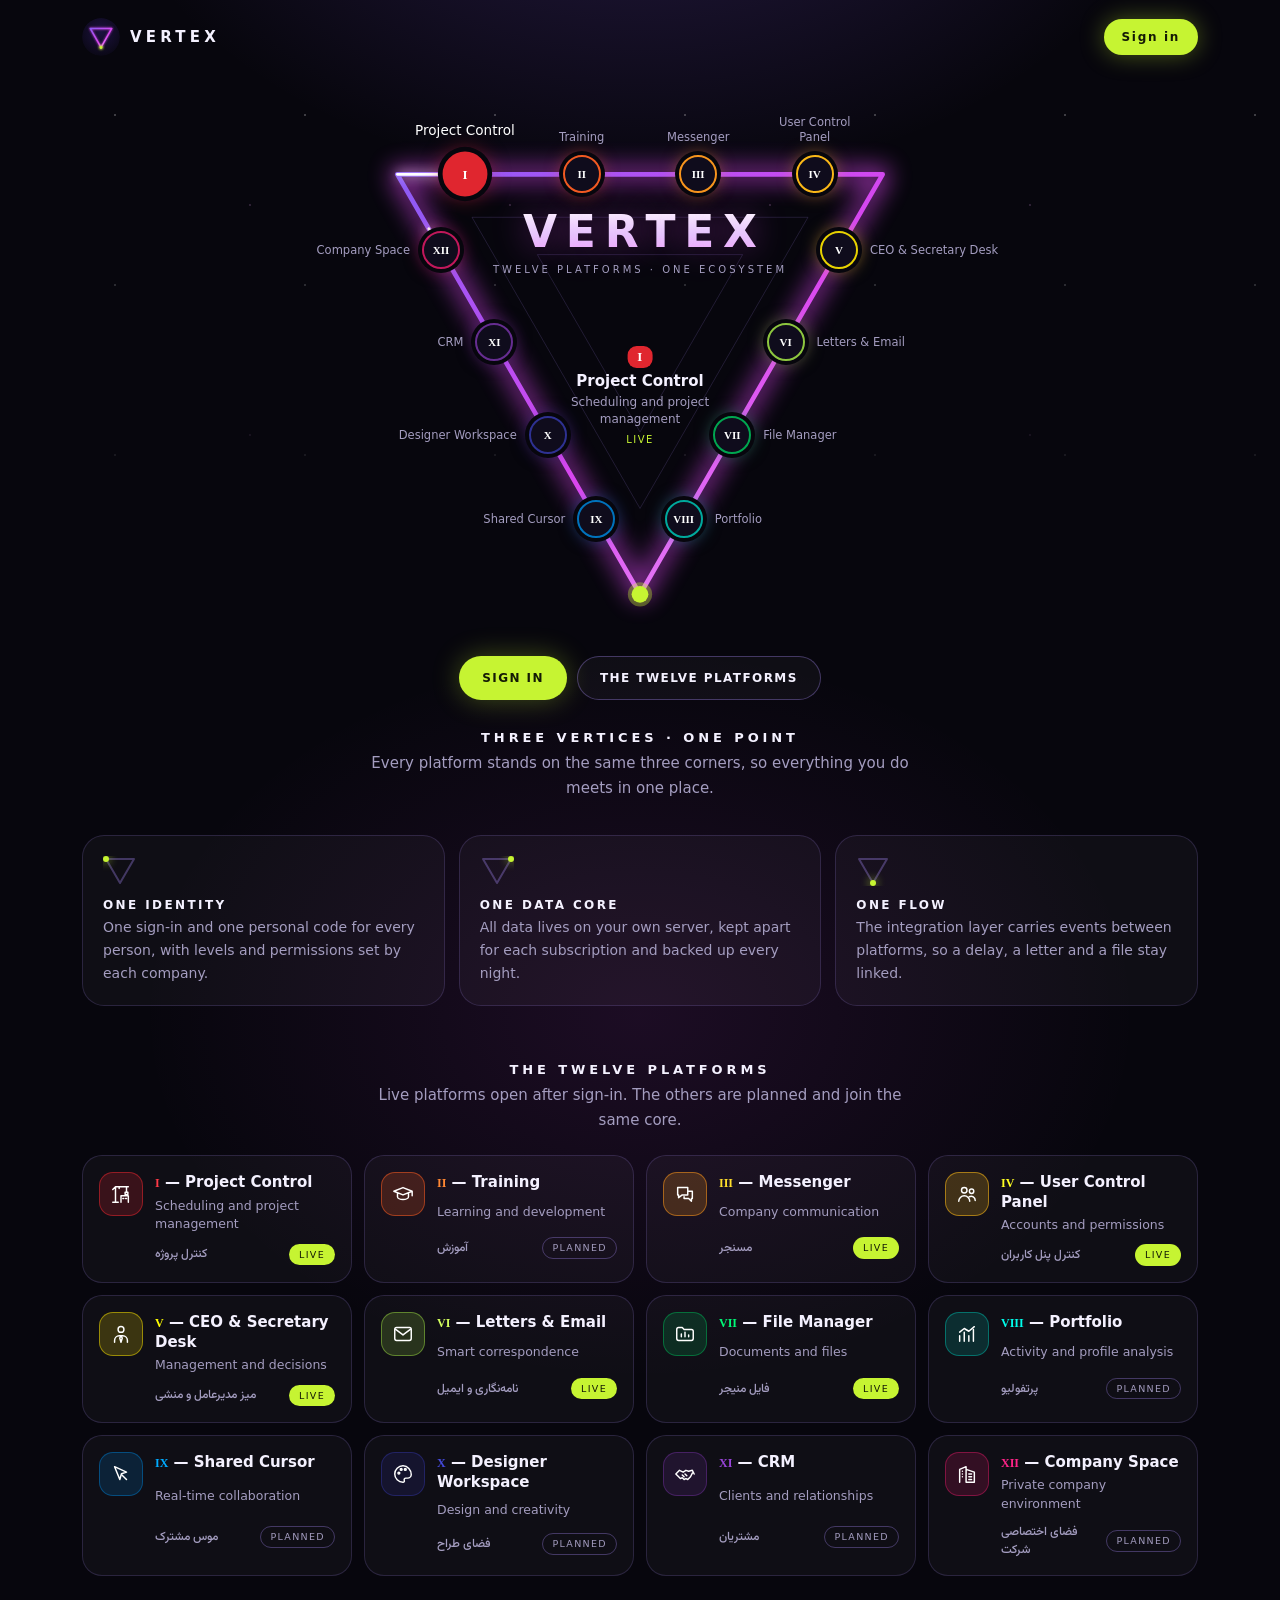
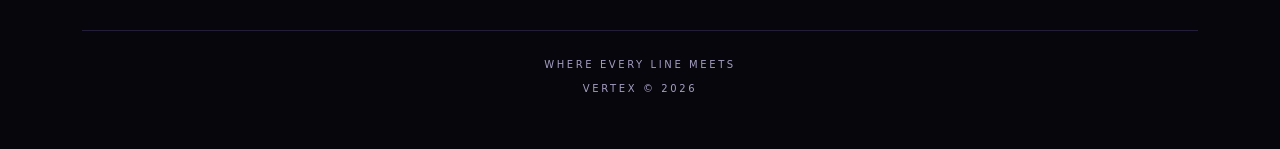
<file: index.html>
<!doctype html>
<html lang="en" dir="ltr">
<head>
<meta charset="utf-8">
<meta name="viewport" content="width=device-width, initial-scale=1, viewport-fit=cover">
<meta name="robots" content="noindex, nofollow">
<meta name="color-scheme" content="dark">
<meta name="theme-color" content="#07060d">
<title>{brand} · Twelve Platforms, One Ecosystem</title>
<link rel="icon" data-brand="favicon" href="data:,">
<script src="shared/brand.js"></script>
<link rel="preconnect" href="https://fonts.googleapis.com">
<link rel="preload" as="style" href="https://fonts.googleapis.com/css2?family=Syncopate:wght@400;700&family=Vazirmatn:wght@400;500;700&display=swap" onload="this.onload=null;this.rel='stylesheet'">
<style>
:root{--bg:#07060d;--bg2:#0f0c1c;--ink:#f4f1ff;--muted:#a49dc0;--vi:#8b5cf6;--mg:#d946ef;--pk:#f0abfc;--lime:#c6f432;--line:rgba(167,139,250,.18);--line2:rgba(167,139,250,.34);--card:rgba(255,255,255,.035);
 --disp:Syncopate,"Segoe UI",system-ui,sans-serif;--body:"Segoe UI",system-ui,-apple-system,Vazirmatn,sans-serif;box-sizing:border-box}
*,*::before,*::after{box-sizing:inherit}
html{background:var(--bg);color:var(--ink);scroll-behavior:smooth}
body{margin:0;min-height:100vh;font:15px/1.65 var(--body);overflow-x:hidden;padding:env(safe-area-inset-top,0) env(safe-area-inset-right,0) env(safe-area-inset-bottom,0) env(safe-area-inset-left,0);
 background:radial-gradient(70vmax 50vmax at 50% -12%,rgba(139,92,246,.26),transparent 62%),radial-gradient(60vmax 44vmax at 50% 58%,rgba(217,70,239,.10),transparent 65%),var(--bg)}
body::before{content:"";position:fixed;inset:0;pointer-events:none;opacity:.5;background-image:radial-gradient(rgba(255,255,255,.55) 1px,transparent 1.3px),radial-gradient(rgba(240,171,252,.5) 1px,transparent 1.3px);background-size:190px 170px,260px 230px;background-position:20px 30px,120px 90px;-webkit-mask-image:linear-gradient(#000,transparent 70%);mask-image:linear-gradient(#000,transparent 70%)}
a{color:inherit}
:focus-visible{outline:2px solid var(--lime);outline-offset:3px;border-radius:8px}
.top{position:relative;z-index:5;display:flex;align-items:center;justify-content:space-between;gap:12px;max-width:1180px;margin:0 auto;padding:18px clamp(16px,4vw,32px)}
.brand{display:flex;align-items:center;gap:10px;text-decoration:none}.brand img{width:38px;height:38px;border-radius:50%}.brand b{font:700 15px var(--disp);letter-spacing:.28em}
.signin{font:700 12px var(--disp);letter-spacing:.14em;text-decoration:none;color:#141a05;background:var(--lime);padding:11px 18px;border-radius:999px;box-shadow:0 0 24px rgba(198,244,50,.35)}
.signin:hover{filter:brightness(1.08)}
.wrap{position:relative;z-index:1;max-width:1180px;margin:0 auto;padding:0 clamp(16px,4vw,32px) 48px}
/* ── hero ── */
.hero{display:grid;justify-items:center;padding:clamp(34px,7vh,70px) 0 30px}
.stage{position:relative;width:min(100%,560px);margin-inline:auto}
.tri{position:relative;width:100%;aspect-ratio:600/520}
.tri svg{position:absolute;inset:0;width:100%;height:100%;overflow:visible}
.tri .glow{fill:none;stroke:var(--mg);stroke-width:14;stroke-linejoin:round;filter:blur(13px);opacity:.75}
.tri .edge{fill:none;stroke:url(#vg);stroke-width:5;stroke-linejoin:round}
.tri .in{fill:none;stroke:var(--line);stroke-width:1}
.tri .run{fill:none;stroke:#fff;stroke-width:3;stroke-linecap:round;stroke-dasharray:46 1400;animation:run 7s linear infinite;filter:drop-shadow(0 0 6px #fff)}
.tri .pt{fill:var(--lime)}.tri .halo{fill:var(--lime);opacity:.35;transform-origin:300px 490px;animation:halo 2.6s ease-in-out infinite}
@keyframes run{to{stroke-dashoffset:-1446}}@keyframes halo{50%{transform:scale(1.9);opacity:.08}}
.word{position:absolute;left:50%;top:15%;transform:translateX(-50%);text-align:center;width:62%}
.word h1{margin:0;font:700 clamp(24px,6.2vw,44px)/1 var(--disp);letter-spacing:.2em;margin-inline-start:.2em;background:linear-gradient(180deg,#fff,#e9d5ff 55%,var(--pk));-webkit-background-clip:text;background-clip:text;color:transparent;text-shadow:0 0 34px rgba(217,70,239,.45)}
.word p{margin:10px 0 0;font:400 clamp(7px,1.5vw,10px) var(--disp);letter-spacing:.3em;color:var(--muted)}
.cap{position:absolute;left:50%;top:43%;transform:translateX(-50%);width:38%;text-align:center;min-height:96px;display:grid;justify-items:center;gap:3px;align-content:start}
.cap i{font:700 13px Georgia,"Times New Roman",serif;font-style:normal;color:#fff;background:var(--c,#8b5cf6);border-radius:9px;padding:3px 10px;letter-spacing:.05em}
.cap b{font-size:15px;line-height:1.35}.cap small{font-size:12px;color:var(--muted);line-height:1.45}.cap em{font-style:normal;font-size:10px;letter-spacing:.14em;text-transform:uppercase;color:var(--lime)}.cap em.off{color:var(--muted)}
.nd{position:absolute;transform:translate(-50%,-50%);width:38px;height:38px;border-radius:50%;display:grid;place-items:center;text-decoration:none;cursor:pointer;background:var(--bg2);border:2px solid var(--c);color:#fff;font:700 11px Georgia,"Times New Roman",serif;box-shadow:0 0 0 4px var(--bg),0 0 18px color-mix(in srgb,var(--c) 55%,transparent);transition:transform .2s,background .2s}
.nd:hover,.nd:focus-visible,.nd.on{background:var(--c);transform:translate(-50%,-50%) scale(1.18);outline-offset:6px}
.nd .lb{position:absolute;font:500 11.5px/1.3 var(--body);color:var(--muted);white-space:nowrap;pointer-events:none;transition:color .2s}
.nd.on .lb,.nd:hover .lb{color:#fff}
.nd.s-top .lb{bottom:calc(100% + 12px);left:50%;transform:translateX(-50%);white-space:normal;width:104px;text-align:center}
.nd.s-right .lb{left:calc(100% + 14px);top:50%;transform:translateY(-50%)}
.nd.s-left .lb{right:calc(100% + 14px);top:50%;transform:translateY(-50%);text-align:right}
.cta{display:flex;gap:10px;flex-wrap:wrap;justify-content:center;margin-top:34px}
.btn{font:700 12px var(--disp);letter-spacing:.12em;text-decoration:none;padding:14px 22px;border-radius:999px;border:1px solid var(--line2);background:var(--card)}
.btn.go{background:var(--lime);color:#141a05;border-color:transparent;box-shadow:0 0 28px rgba(198,244,50,.3)}.btn:hover{border-color:var(--pk)}.btn.go:hover{filter:brightness(1.08)}
/* ── sections ── */
h2{font:700 13px var(--disp);letter-spacing:.3em;margin:0 0 6px;text-align:center}
.lead{margin:0 auto 22px;text-align:center;color:var(--muted);max-width:560px}
.vx{display:grid;grid-template-columns:repeat(3,minmax(0,1fr));gap:14px;margin:34px 0 56px}
.vx article{border:1px solid var(--line);background:var(--card);border-radius:22px;padding:20px}
.vx svg{width:34px;height:30px;display:block;margin-bottom:12px}.vx svg path{fill:none;stroke:var(--line2);stroke-width:2;stroke-linejoin:round}.vx svg circle{fill:var(--lime);filter:drop-shadow(0 0 5px var(--lime))}
.vx h3{margin:0 0 4px;font:700 12px var(--disp);letter-spacing:.2em}.vx p{margin:0;color:var(--muted);font-size:14px}
.grid{list-style:none;margin:0;padding:0;display:grid;grid-template-columns:repeat(auto-fill,minmax(248px,1fr));gap:12px}
.pc{position:relative;display:grid;grid-template-columns:44px minmax(0,1fr);gap:4px 12px;align-items:start;height:100%;text-decoration:none;border:1px solid var(--line);background:var(--card);border-radius:20px;padding:16px;transition:border-color .2s,transform .2s,background .2s}
a.pc:hover,a.pc:focus-visible{border-color:var(--c);transform:translateY(-2px);background:color-mix(in srgb,var(--c) 9%,transparent)}
.pc .ic{grid-row:span 3;width:44px;height:44px;border-radius:14px;display:grid;place-items:center;background:color-mix(in srgb,var(--c) 20%,transparent);border:1px solid color-mix(in srgb,var(--c) 55%,transparent)}
.pc .ic svg{width:22px;height:22px;fill:none;stroke:#fff;stroke-width:1.6;stroke-linecap:round;stroke-linejoin:round}
.pc b{font-size:15px;line-height:1.35}.pc b i{font:700 12px Georgia,"Times New Roman",serif;font-style:normal;color:var(--c);filter:brightness(1.5)}
.pc small{color:var(--muted);font-size:12.5px;line-height:1.45}
.pc .ft{display:flex;align-items:center;justify-content:space-between;gap:8px;margin-top:6px}
.pc .fa{font:500 12px Vazirmatn,Tahoma,sans-serif;color:var(--muted);direction:rtl}
.pc .st{font-size:9.5px;letter-spacing:.14em;text-transform:uppercase;border-radius:99px;padding:2px 9px;border:1px solid var(--line2);color:var(--muted);white-space:nowrap}
.pc .st.live{color:#141a05;background:var(--lime);border-color:transparent}
footer{margin-top:54px;padding-top:22px;border-top:1px solid var(--line);text-align:center;color:var(--muted);font:400 10px var(--disp);letter-spacing:.26em;line-height:2.4}
@media (max-width:900px){.nd .lb{display:none}.stage{width:min(100%,460px)}.vx{grid-template-columns:1fr}.cap{width:44%}}
@media (max-width:560px){.cap{position:static;transform:none;width:100%;margin-top:14px;min-height:92px}.word{top:17%;width:70%}.nd{width:30px;height:30px;font-size:9px;box-shadow:0 0 0 3px var(--bg),0 0 12px color-mix(in srgb,var(--c) 55%,transparent)}.brand b{letter-spacing:.2em}.signin{padding:10px 14px}}
@media (prefers-reduced-motion:reduce){.tri .run,.tri .halo{animation:none}.tri .run{display:none}html{scroll-behavior:auto}.nd,.pc{transition:none}}
</style>
</head>
<body>
<header class="top"><a class="brand" href="./" aria-label="Home"><img data-brand="logo" alt=""><b data-brand="name">VERTEX</b></a><a class="signin" href="admin/">Sign in</a></header>
<main class="wrap">
 <section class="hero" aria-label="The ecosystem">
  <div class="stage">
   <div class="tri" id="tri">
    <svg viewBox="0 0 600 520" aria-hidden="true">
     <defs><linearGradient id="vg" x1="0" y1="0" x2="1" y2="1"><stop offset="0" stop-color="#8b5cf6"/><stop offset=".55" stop-color="#d946ef"/><stop offset="1" stop-color="#f0abfc"/></linearGradient></defs>
     <path class="in" d="M120 86h360L300 398z"/><path class="in" d="M190 126h220L300 316z"/>
     <path class="glow" d="M40 40h520L300 490z"/><path class="edge" d="M40 40h520L300 490z"/><path class="run" d="M40 40h520L300 490z"/>
     <circle class="halo" cx="300" cy="490" r="13"/><circle class="pt" cx="300" cy="490" r="9"/>
    </svg>
    <div class="word"><h1 data-brand="name">VERTEX</h1><p data-brand="tagline-en" style="text-transform:uppercase">TWELVE PLATFORMS · ONE ECOSYSTEM</p></div>
   </div>
   <div class="cap" id="cap" aria-live="polite"></div>
  </div>
  <div class="cta"><a class="btn go" href="admin/">SIGN IN</a><a class="btn" href="#platforms">THE TWELVE PLATFORMS</a></div>
 </section>

 <h2>THREE VERTICES · ONE POINT</h2>
 <p class="lead">Every platform stands on the same three corners, so everything you do meets in one place.</p>
 <section class="vx" aria-label="The three vertices">
  <article><svg viewBox="0 0 34 30" aria-hidden="true"><path d="M3 3h28L17 27z"/><circle cx="3" cy="3" r="3"/></svg><h3>ONE IDENTITY</h3><p>One sign-in and one personal code for every person, with levels and permissions set by each company.</p></article>
  <article><svg viewBox="0 0 34 30" aria-hidden="true"><path d="M3 3h28L17 27z"/><circle cx="31" cy="3" r="3"/></svg><h3>ONE DATA CORE</h3><p>All data lives on your own server, kept apart for each subscription and backed up every night.</p></article>
  <article><svg viewBox="0 0 34 30" aria-hidden="true"><path d="M3 3h28L17 27z"/><circle cx="17" cy="27" r="3"/></svg><h3>ONE FLOW</h3><p>The integration layer carries events between platforms, so a delay, a letter and a file stay linked.</p></article>
 </section>

 <h2 id="platforms">THE TWELVE PLATFORMS</h2>
 <p class="lead">Live platforms open after sign-in. The others are planned and join the same core.</p>
 <ul class="grid" id="mods"></ul>
 <footer><span data-brand="motto" style="text-transform:uppercase">WHERE EVERY LINE MEETS</span><br><span data-brand="name">VERTEX</span> © <span id="yr"></span></footer>
</main>
<script>
(function(){
 var I={
  crane:'<path d="M6 21V4M3 21h6M6 4h14M6 4 3 7M10 4v2M18 4v6M16.5 10h3v2.5h-3zM12 21v-7h8v7M14 17h1M17 17h1"/>',
  chat:'<path d="M4 5h11v8H9l-4 3v-3H4zM15 9h5v8h-1v3l-3-3h-5v-2"/>',
  tie:'<circle cx="12" cy="7" r="3.2"/><path d="M5 21v-2a5 5 0 0 1 5-5h4a5 5 0 0 1 5 5v2M12 14l-1.4 2.4L12 21l1.4-4.6z"/>',
  folder:'<path d="M3 7a2 2 0 0 1 2-2h4l2 2h8a2 2 0 0 1 2 2v8a2 2 0 0 1-2 2H5a2 2 0 0 1-2-2zM8 15v-3M12 15v-5M16 15v-2"/>',
  cursor:'<path d="M5 4l13 6-5.5 1.8L10.7 18z"/><path d="M13 13l5 5"/>',
  hand:'<path d="M2 12l4-4 4 2 3-2 3 1 4-1 2 4M2 12l5 5 2-1 2 2 2-1 2 1 3-3 2-4M9 13l2 2M12 12l2 2"/>',
  cap:'<path d="M2 9l10-4 10 4-10 4zM6 11v4c0 1.6 2.7 3 6 3s6-1.4 6-3v-4M22 9v5"/>',
  users:'<circle cx="9" cy="8" r="3"/><circle cx="17" cy="9" r="2.4"/><path d="M3 20a6 6 0 0 1 12 0M14.5 15a4.5 4.5 0 0 1 6.5 4"/>',
  mail:'<rect x="3" y="5" width="18" height="14" rx="2"/><path d="m4 7 8 6 8-6"/>',
  chart:'<path d="M4 20V14M9 20V10M14 20v-6M19 20V7M4 10l5-4 5 3 6-5"/>',
  pal:'<path d="M12 3a9 9 0 1 0 0 18c1.2 0 1.8-1 1.4-2-.5-1.2.3-2.5 1.6-2.5H17a4 4 0 0 0 4-4c0-5-4-9.5-9-9.5z"/><circle cx="7.5" cy="11" r="1"/><circle cx="10" cy="7" r="1"/><circle cx="14.5" cy="7" r="1"/>',
  bld:'<path d="M4 21V7l7-3v17M11 21h9V10l-9-3M7 9v.01M7 12v.01M7 15v.01M14 12h3M14 15h3M14 18h3"/>'
 };
 /* the twelve platforms come from the brand root (shared/brand.js) */
 var P=BRAND.platforms,A=[40,40],B=[560,40],C=[300,490],T=[.14,.38,.62,.86],tri=document.getElementById('tri'),cap=document.getElementById('cap'),nodes=[],cur=-1,held=false;
 function esc(s){return String(s).replace(/[&<>"]/g,function(c){return{'&':'&amp;','<':'&lt;','>':'&gt;','"':'&quot;'}[c]})}
 function at(a,b,t){return [a[0]+(b[0]-a[0])*t,a[1]+(b[1]-a[1])*t]}
 function show(i){if(i===cur)return;cur=i;var p=P[i];nodes.forEach(function(n,k){n.classList.toggle('on',k===i)});
  cap.style.setProperty('--c',p.color);cap.innerHTML='<i>'+p.n+'</i><b>'+esc(p.en)+'</b><small>'+esc(p.desc_en)+'</small><em'+(p.href?'':' class="off"')+'>'+(p.href?'Live':'Planned')+'</em>'}
 P.forEach(function(p,i){var side=Math.floor(i/4),t=(side===0?T:side===1?[.18,.4,.62,.82]:[.18,.38,.6,.82])[i%4],xy=side===0?at(A,B,t):side===1?at(B,C,t):at(C,A,t),el=document.createElement(p.href?'a':'button');
  if(p.href)el.href=p.href;else el.type='button';el.className='nd '+['s-top','s-right','s-left'][side];el.style.cssText='left:'+(xy[0]/6)+'%;top:'+(xy[1]/5.2)+'%;--c:'+p.color;
  el.setAttribute('aria-label',p.n+' — '+p.en+': '+p.desc_en+(p.href?'':' (planned)'));el.innerHTML=p.n+'<span class="lb">'+esc(p.en)+'</span>';
  el.addEventListener('mouseenter',function(){held=true;show(i)});el.addEventListener('focus',function(){held=true;show(i)});el.addEventListener('mouseleave',function(){held=false});el.addEventListener('blur',function(){held=false});
  if(!p.href)el.addEventListener('click',function(){held=true;show(i)});tri.appendChild(el);nodes.push(el)});
 show(0);
 if(!matchMedia('(prefers-reduced-motion: reduce)').matches)setInterval(function(){if(!held&&!document.hidden)show((cur+1)%P.length)},3200);
 document.getElementById('mods').innerHTML=P.map(function(p){var tag=p.href?'a':'div';return '<li><'+tag+' class="pc"'+(p.href?' href="'+esc(p.href)+'"':'')+' style="--c:'+p.color+'"><span class="ic"><svg viewBox="0 0 24 24" aria-hidden="true">'+(I[p.icon]||'')+'</svg></span><b><i>'+p.n+'</i> — '+esc(p.en)+'</b><small>'+esc(p.desc_en)+'</small><span class="ft"><span class="fa" lang="fa">'+esc(p.fa)+'</span><span class="st'+(p.href?' live':'')+'">'+(p.href?'Live':'Planned')+'</span></span></'+tag+'></li>'}).join('');
 document.getElementById('yr').textContent=new Date().getFullYear();
})();
</script>
</body>
</html>
</file>
